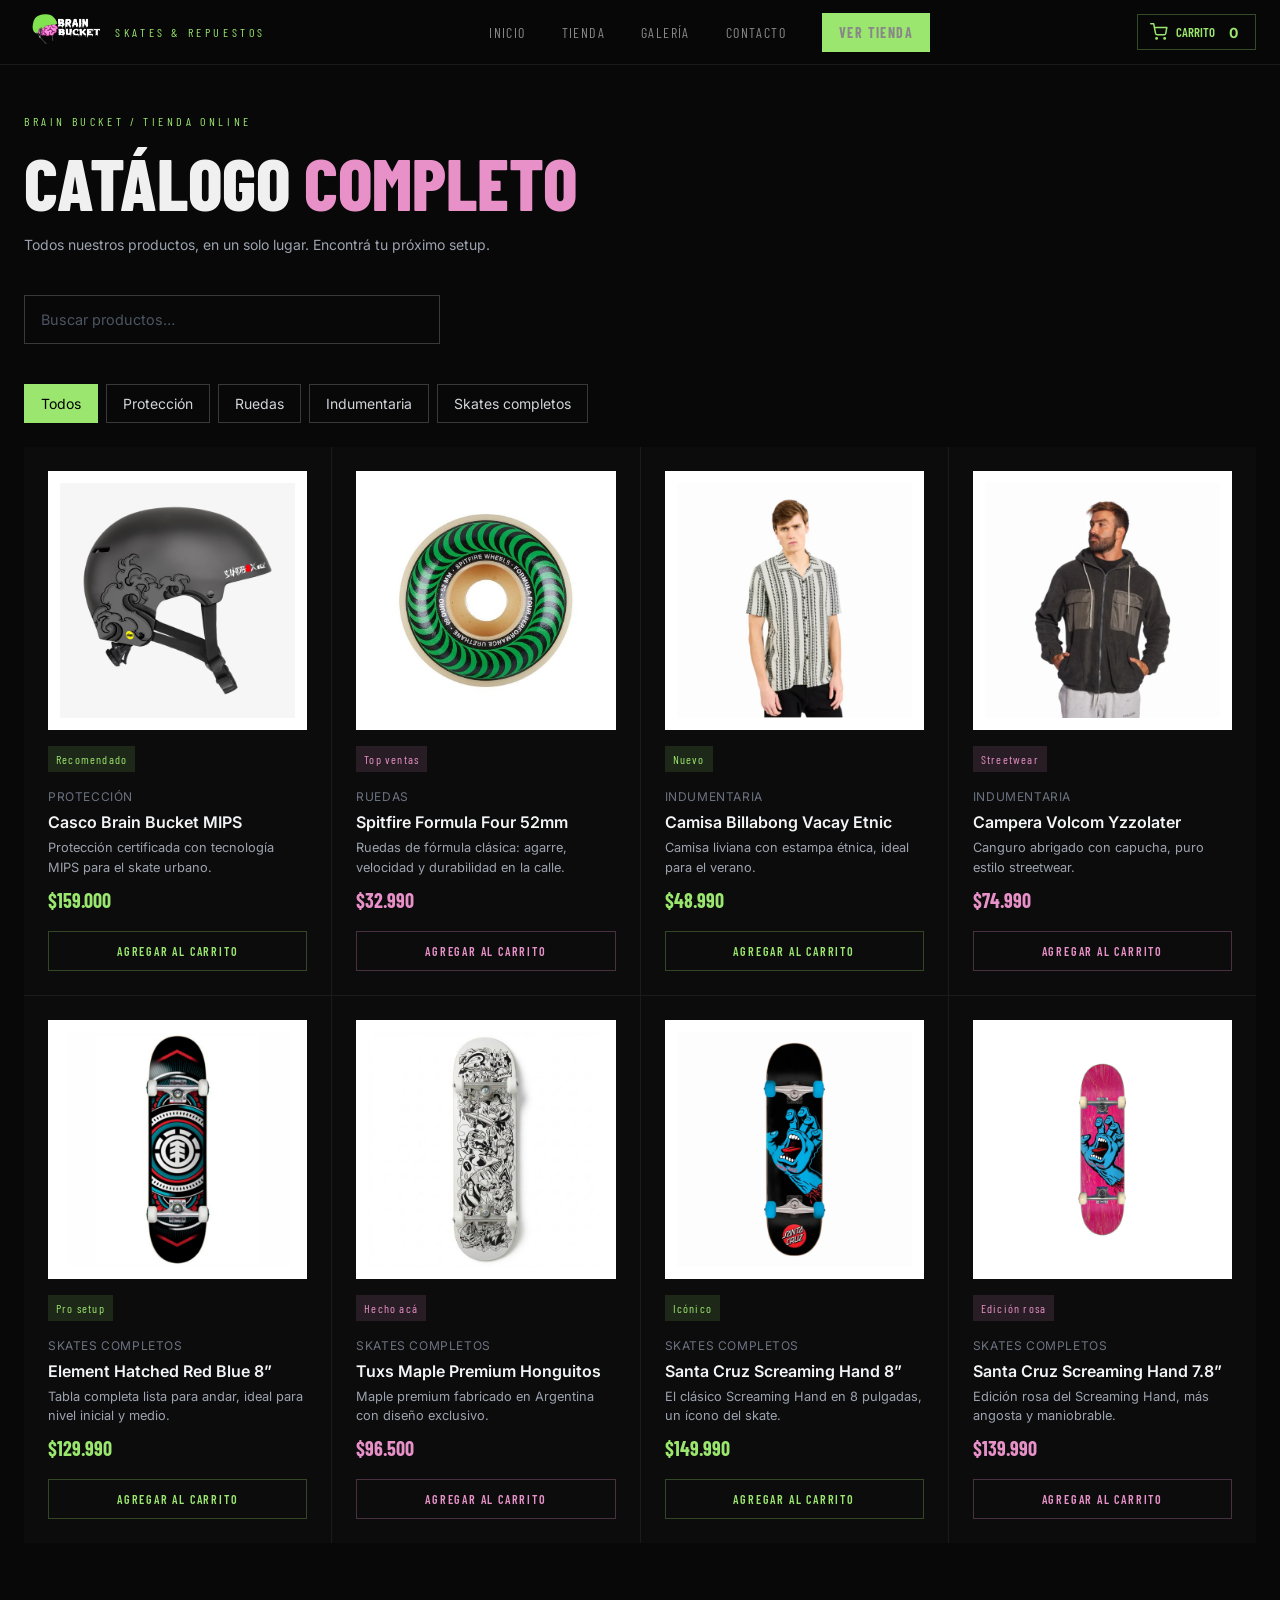
<file: catalogo.html>
﻿<!DOCTYPE html>
<html lang="es">
<head>
  <meta charset="UTF-8">
  <meta name="viewport" content="width=device-width, initial-scale=1.0">
  <title>Catálogo completo — Brain Bucket</title>
  <meta name="description" content="Todos los productos de Brain Bucket en un solo lugar.">
  <link rel="preconnect" href="https://fonts.googleapis.com">
  <link href="https://fonts.googleapis.com/css2?family=Inter:wght@300;400;500;600;700;900&family=Barlow+Condensed:wght@400;600;700;800;900&display=swap" rel="stylesheet">
  <link href="https://fonts.cdnfonts.com/css/melted-monster" rel="stylesheet">
  <link rel="stylesheet" href="styles.css">
</head>
<body>
<header class="top">
  <input type="checkbox" id="menu" class="sr" aria-label="Abrir menú">
  <div class="wrap bar">
    <a class="brand" href="index.html">
      <img src="imagenes/logo-blanco.png" alt="Brain Bucket" height="36">
      <span class="cond">Skates &amp; Repuestos</span>
    </a>
    <nav class="links">
          <a class="cond" href="index.html#inicio">Inicio</a>
          <a class="cond" href="index.html#tienda">Tienda</a>
          <a class="cond" href="index.html#galeria">Galería</a>
          <a class="cond" href="index.html#contacto">Contacto</a>
      <a class="btn btn-green cond nav-cta" href="catalogo.html">Ver Tienda</a>
    </nav>
    <div class="actions">
      <button type="button" class="cart open-cart" aria-label="Abrir carrito">
        <svg viewBox="0 0 24 24" fill="none" stroke="currentColor" stroke-width="2" stroke-linecap="round" stroke-linejoin="round" aria-hidden="true"><circle cx="9" cy="21" r="1"/><circle cx="20" cy="21" r="1"/><path d="M1 1h4l2.68 13.39a2 2 0 0 0 2 1.61h9.72a2 2 0 0 0 2-1.61L23 6H6"/></svg>
        <span class="cond">CARRITO</span> <span class="cart-count">0</span>
      </button>
      <label for="menu" class="burger" aria-label="Abrir menú">☰</label>
    </div>
  </div>
</header>

<main class="catalog wrap">
  <p class="eyebrow cond g">Brain Bucket / Tienda online</p>
  <h1 class="title cond xl">CATÁLOGO <span class="p">COMPLETO</span></h1>
  <p class="text-sm">Todos nuestros productos, en un solo lugar. Encontrá tu próximo setup.</p>

  <div class="search-box">
    <label class="sr" for="buscar">Buscar productos</label>
    <input type="search" id="buscar" placeholder="Buscar productos…" autocomplete="off">
  </div>

  <input class="sr" type="radio" name="cat" id="c-todos" checked>
  <input class="sr" type="radio" name="cat" id="c-proteccion">
  <input class="sr" type="radio" name="cat" id="c-ruedas">
  <input class="sr" type="radio" name="cat" id="c-indumentaria">
  <input class="sr" type="radio" name="cat" id="c-skates-completos">

  <div class="filters" role="group" aria-label="Filtrar por categoría">
    <label for="c-todos">Todos</label>
    <label for="c-proteccion">Protección</label>
    <label for="c-ruedas">Ruedas</label>
    <label for="c-indumentaria">Indumentaria</label>
    <label for="c-skates-completos">Skates completos</label>
  </div>

  <div class="grid">
    <article class="card green" data-cat="Protección">
      <div class="card-img"><img src="imagenes/casco.webp" alt="Casco Brain Bucket MIPS en color verde" loading="lazy"></div>
      <span class="tag cond">Recomendado</span>
      <div class="card-body">
        <p class="cat">Protección</p>
        <h3>Casco Brain Bucket MIPS</h3>
            <p class="desc">Protección certificada con tecnología MIPS para el skate urbano.</p>
        <p class="price cond">$159.000</p>
      </div>
      <button class="card-btn cond add-cart" type="button" aria-label="Agregar Casco Brain Bucket MIPS al carrito">AGREGAR AL CARRITO</button>
    </article>
    <article class="card pink" data-cat="Ruedas">
      <div class="card-img"><img src="imagenes/ruedas.jpg" alt="Set de ruedas Spitfire Formula Four verdes de 52 milímetros" loading="lazy"></div>
      <span class="tag cond">Top ventas</span>
      <div class="card-body">
        <p class="cat">Ruedas</p>
        <h3>Spitfire Formula Four 52mm</h3>
            <p class="desc">Ruedas de fórmula clásica: agarre, velocidad y durabilidad en la calle.</p>
        <p class="price cond">$32.990</p>
      </div>
      <button class="card-btn cond add-cart" type="button" aria-label="Agregar Spitfire Formula Four 52mm al carrito">AGREGAR AL CARRITO</button>
    </article>
    <article class="card green" data-cat="Indumentaria">
      <div class="card-img"><img src="imagenes/camisa.webp" alt="Camisa Billabong Vacay Etnic" loading="lazy"></div>
      <span class="tag cond">Nuevo</span>
      <div class="card-body">
        <p class="cat">Indumentaria</p>
        <h3>Camisa Billabong Vacay Etnic</h3>
            <p class="desc">Camisa liviana con estampa étnica, ideal para el verano.</p>
        <p class="price cond">$48.990</p>
      </div>
      <button class="card-btn cond add-cart" type="button" aria-label="Agregar Camisa Billabong Vacay Etnic al carrito">AGREGAR AL CARRITO</button>
    </article>
    <article class="card pink" data-cat="Indumentaria">
      <div class="card-img"><img src="imagenes/campera.webp" alt="Campera canguro Volcom Yzzolater" loading="lazy"></div>
      <span class="tag cond">Streetwear</span>
      <div class="card-body">
        <p class="cat">Indumentaria</p>
        <h3>Campera Volcom Yzzolater</h3>
            <p class="desc">Canguro abrigado con capucha, puro estilo streetwear.</p>
        <p class="price cond">$74.990</p>
      </div>
      <button class="card-btn cond add-cart" type="button" aria-label="Agregar Campera Volcom Yzzolater al carrito">AGREGAR AL CARRITO</button>
    </article>
    <article class="card green" data-cat="Skates completos">
      <div class="card-img"><img src="imagenes/skate-1.jpg" alt="Skate completo Element Hatched en rojo y azul" loading="lazy"></div>
      <span class="tag cond">Pro setup</span>
      <div class="card-body">
        <p class="cat">Skates completos</p>
        <h3>Element Hatched Red Blue 8”</h3>
            <p class="desc">Tabla completa lista para andar, ideal para nivel inicial y medio.</p>
        <p class="price cond">$129.990</p>
      </div>
      <button class="card-btn cond add-cart" type="button" aria-label="Agregar Element Hatched Red Blue 8” al carrito">AGREGAR AL CARRITO</button>
    </article>
    <article class="card pink" data-cat="Skates completos">
      <div class="card-img"><img src="imagenes/skate-2.jpg" alt="Skate profesional Tuxs Maple Premium diseño Honguitos" loading="lazy"></div>
      <span class="tag cond">Hecho acá</span>
      <div class="card-body">
        <p class="cat">Skates completos</p>
        <h3>Tuxs Maple Premium Honguitos</h3>
            <p class="desc">Maple premium fabricado en Argentina con diseño exclusivo.</p>
        <p class="price cond">$96.500</p>
      </div>
      <button class="card-btn cond add-cart" type="button" aria-label="Agregar Tuxs Maple Premium Honguitos al carrito">AGREGAR AL CARRITO</button>
    </article>
    <article class="card green" data-cat="Skates completos">
      <div class="card-img"><img src="imagenes/skate-3.webp" alt="Skate completo Santa Cruz Screaming Hand de 8 pulgadas" loading="lazy"></div>
      <span class="tag cond">Icónico</span>
      <div class="card-body">
        <p class="cat">Skates completos</p>
        <h3>Santa Cruz Screaming Hand 8”</h3>
            <p class="desc">El clásico Screaming Hand en 8 pulgadas, un ícono del skate.</p>
        <p class="price cond">$149.990</p>
      </div>
      <button class="card-btn cond add-cart" type="button" aria-label="Agregar Santa Cruz Screaming Hand 8” al carrito">AGREGAR AL CARRITO</button>
    </article>
    <article class="card pink" data-cat="Skates completos">
      <div class="card-img"><img src="imagenes/skate-4.webp" alt="Skate completo Santa Cruz Screaming Hand rosa de 7.8 pulgadas" loading="lazy"></div>
      <span class="tag cond">Edición rosa</span>
      <div class="card-body">
        <p class="cat">Skates completos</p>
        <h3>Santa Cruz Screaming Hand 7.8”</h3>
            <p class="desc">Edición rosa del Screaming Hand, más angosta y maniobrable.</p>
        <p class="price cond">$139.990</p>
      </div>
      <button class="card-btn cond add-cart" type="button" aria-label="Agregar Santa Cruz Screaming Hand 7.8” al carrito">AGREGAR AL CARRITO</button>
    </article>
  </div>
</main>
<script src="script.js"></script>
</body>
</html>
</file>
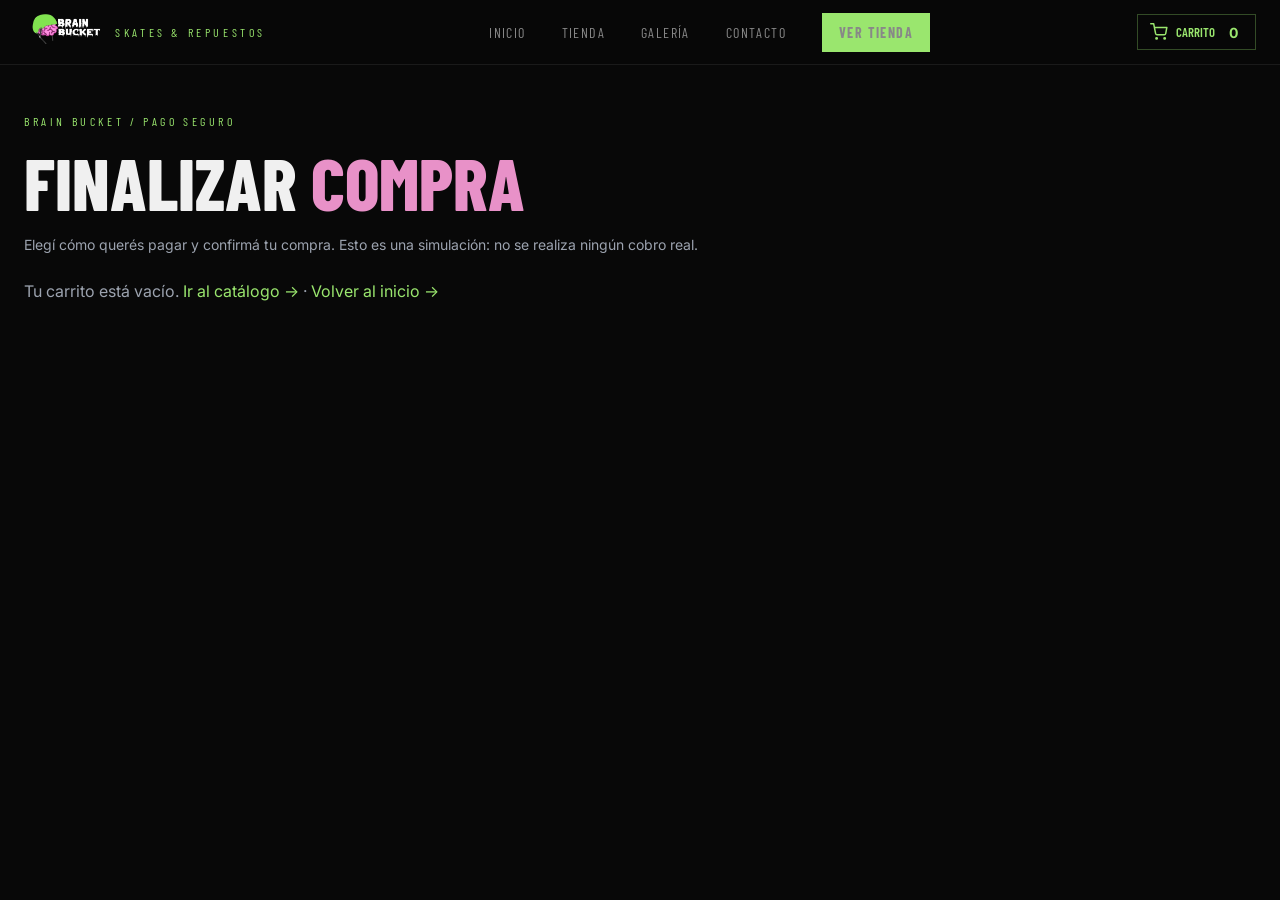
<file: pago.html>
<!DOCTYPE html>
<html lang="es">
<head>
  <meta charset="UTF-8">
  <meta name="viewport" content="width=device-width, initial-scale=1.0">
  <title>Pago — Brain Bucket</title>
  <meta name="description" content="Finalizá tu compra en Brain Bucket. Pago simulado con tarjeta o billetera virtual.">
  <link rel="preconnect" href="https://fonts.googleapis.com">
  <link href="https://fonts.googleapis.com/css2?family=Inter:wght@300;400;500;600;700;900&family=Barlow+Condensed:wght@400;600;700;800;900&display=swap" rel="stylesheet">
  <link href="https://fonts.cdnfonts.com/css/melted-monster" rel="stylesheet">
  <link rel="stylesheet" href="styles.css">
</head>
<body>
<header class="top">
  <input type="checkbox" id="menu" class="sr" aria-label="Abrir menú">
  <div class="wrap bar">
    <a class="brand" href="index.html">
      <img src="imagenes/logo-blanco.png" alt="Brain Bucket" height="36">
      <span class="cond">Skates &amp; Repuestos</span>
    </a>
    <nav class="links">
          <a class="cond" href="index.html#inicio">Inicio</a>
          <a class="cond" href="index.html#tienda">Tienda</a>
          <a class="cond" href="index.html#galeria">Galería</a>
          <a class="cond" href="index.html#contacto">Contacto</a>
      <a class="btn btn-green cond nav-cta" href="catalogo.html">Ver Tienda</a>
    </nav>
    <div class="actions">
      <button type="button" class="cart open-cart" aria-label="Abrir carrito">
        <svg viewBox="0 0 24 24" fill="none" stroke="currentColor" stroke-width="2" stroke-linecap="round" stroke-linejoin="round" aria-hidden="true"><circle cx="9" cy="21" r="1"/><circle cx="20" cy="21" r="1"/><path d="M1 1h4l2.68 13.39a2 2 0 0 0 2 1.61h9.72a2 2 0 0 0 2-1.61L23 6H6"/></svg>
        <span class="cond">CARRITO</span> <span class="cart-count">0</span>
      </button>
      <label for="menu" class="burger" aria-label="Abrir menú">☰</label>
    </div>
  </div>
</header>

<main class="catalog wrap" id="checkout">
  <div class="checkout-head">
    <p class="eyebrow cond g">Brain Bucket / Pago seguro</p>
    <h1 class="title cond xl">FINALIZAR <span class="p">COMPRA</span></h1>
    <p class="text-sm">Elegí cómo querés pagar y confirmá tu compra. Esto es una simulación: no se realiza ningún cobro real.</p>
  </div>

  <p id="empty-cart" class="cart-empty" hidden>Tu carrito está vacío. <a class="g" href="catalogo.html">Ir al catálogo →</a> · <a class="g" href="index.html">Volver al inicio →</a></p>

  <div class="checkout-grid">
    <form id="pay-form" class="pay-box" novalidate>
      <h2 class="cond">¿CÓMO QUERÉS <span class="g">PAGAR</span>?</h2>

      <label class="pay-option">
        <input type="radio" name="pay" value="tarjeta" required>
        <span><strong>Tarjeta de crédito / débito</strong><small>Visa, Mastercard, Amex</small></span>
      </label>
      <div id="tarjeta-fields" class="pay-fields" hidden>
        <label>Número de tarjeta
          <input type="text" inputmode="numeric" placeholder="0000 0000 0000 0000" pattern="[\d ]{12,23}">
        </label>
        <label>Nombre del titular
          <input type="text" placeholder="Como figura en la tarjeta">
        </label>
        <div class="row2">
          <label>Vencimiento
            <input type="text" placeholder="MM/AA" pattern="\d{2}/\d{2}">
          </label>
          <label>CVV
            <input type="text" inputmode="numeric" placeholder="123" pattern="\d{3,4}">
          </label>
        </div>
      </div>

      <label class="pay-option">
        <input type="radio" name="pay" value="billetera" required>
        <span><strong>Billetera virtual</strong><small>Mercado Pago, Ualá, MODO</small></span>
      </label>
      <div id="billetera-fields" class="pay-fields" hidden>
        <label>Billetera
          <select>
            <option value="">Elegí tu billetera</option>
            <option>Mercado Pago</option>
            <option>Ualá</option>
            <option>MODO</option>
          </select>
        </label>
        <label>Email o alias de la cuenta
          <input type="text" placeholder="tu@email.com">
        </label>
      </div>

      <button class="btn btn-green cond block" type="submit">PAGAR AHORA</button>
      <a class="btn btn-outline cond block back-home" href="index.html">VOLVER AL INICIO</a>
    </form>

    <aside class="summary">
      <h2 class="cond">RESUMEN DE <span class="p">COMPRA</span></h2>
      <div id="summary-items"></div>
      <div class="cart-total"><span>Total</span><strong class="cond g" id="summary-total"></strong></div>
      <a class="back-link cond" href="catalogo.html">← Seguir comprando</a>
    </aside>
  </div>

  <section id="success" class="success" hidden>
    <div class="success-check" aria-hidden="true">✓</div>
    <h2 class="title cond">¡COMPRA <span class="g">REALIZADA!</span></h2>
    <p class="text">Tu pago con <strong id="success-method"></strong> se procesó con éxito. Gracias por comprar en Brain Bucket.</p>
    <div class="summary success-summary">
      <h3 class="cond">Resumen de tu compra</h3>
      <div id="success-items"></div>
      <div class="cart-total"><span>Total pagado</span><strong class="cond g" id="success-total"></strong></div>
    </div>
    <div class="hero-btns center-flex">
      <a class="btn btn-green cond" href="catalogo.html">SEGUIR COMPRANDO</a>
      <a class="btn btn-outline cond" href="index.html">VOLVER AL INICIO</a>
    </div>
  </section>
</main>
<script src="script.js"></script>
</body>
</html>
</file>
<file: styles.css>
/* ===== Brain Bucket — estilos (mobile first) ===== */
:root {
  /* Colores */
  --green: #9ae66e;  /* color principal */
  --pink: #e891c8;   /* color secundario */
  --bg: #080808;     /* color de fondo */
  --fg: #f0f0f0;     /* color de texto */
  --border: rgba(255, 255, 255, 0.08);
  --muted: #888;
  /* Tipografías */
  --font-main: "Inter", sans-serif;
  --font-cond: "Barlow Condensed", sans-serif;
  --font-title: "Melted Monster", "Barlow Condensed", sans-serif;
  /* Espaciados */
  --space-xs: 0.5rem;
  --space-sm: 1rem;
  --space-md: 1.5rem;
  --space-lg: 2.5rem;
  --space-xl: 4rem;
  --space-section: 7rem;
}

* { box-sizing: border-box; margin: 0; padding: 0; }
html { scroll-behavior: smooth; }
body { font-family: var(--font-main); background: var(--bg); color: var(--fg); line-height: 1.5; }
a { color: inherit; text-decoration: none; }
img { display: block; max-width: 100%; }
ul { list-style: none; }
[hidden] { display: none !important; }
section[id] { scroll-margin-top: 5rem; }
:focus-visible { outline: 2px solid var(--green); outline-offset: 4px; }

.wrap { max-width: 80rem; margin: 0 auto; padding: 0 var(--space-md); }
.narrow { max-width: 56rem; }
.center { text-align: center; }
.cond { font-family: var(--font-cond); }
.g { color: var(--green); }
.p { color: var(--pink); }
.sr { position: absolute; width: 1px; height: 1px; overflow: hidden; clip: rect(0 0 0 0); }

/* ----- Textos reutilizables ----- */
.eyebrow { font-size: 0.75rem; letter-spacing: 0.3em; text-transform: uppercase; margin-bottom: var(--space-sm); }
.title { font-size: 3rem; font-weight: 800; line-height: 1; color: var(--fg); }
.title.sm { font-size: 2.25rem; margin-bottom: 1.5rem; }
.title.xl { font-size: 3rem; }
.title.mb { margin-bottom: 4rem; }
.text { color: #9ca3af; line-height: 1.7; margin: var(--space-md) 0; }
.text-sm { color: #9ca3af; font-size: 0.875rem; }
.melted { font-family: var(--font-title); font-weight: 400; }

/* ----- Botones ----- */
.btn { display: inline-block; padding: var(--space-sm) 2rem; font-size: 0.875rem; font-weight: 700; letter-spacing: 0.15em; text-transform: uppercase; background: none; border: 1px solid transparent; cursor: pointer; transition: opacity 0.2s, transform 0.2s; }
.btn:hover { opacity: 0.85; }
.btn:active { transform: scale(0.96); }
.btn-green { background: var(--green); color: #080808; }
.btn-outline { border-color: rgba(255, 255, 255, 0.2); color: var(--fg); }
.btn-outline-pink { border-color: rgba(232, 145, 200, 0.27); color: var(--pink); }
.btn-outline-green { border-color: var(--green); color: var(--green); padding: 0.6rem 1.25rem; font-size: 0.75rem; }
.bg-pink { background: var(--pink); color: #080808; }
.bg-yt { background: #f00; color: #fff; }
.block { display: block; width: 100%; }

/* ----- Header ----- */
.top { position: fixed; inset: 0 0 auto 0; z-index: 50; background: rgba(8, 8, 8, 0.92); backdrop-filter: blur(16px); border-bottom: 1px solid var(--border); }
.bar { height: 4rem; display: flex; align-items: center; justify-content: space-between; }
.brand { display: flex; align-items: center; gap: 0.75rem; }
.brand img { height: 2.25rem; width: auto; }
.brand span { display: none; color: var(--green); font-size: 0.75rem; letter-spacing: 0.3em; text-transform: uppercase; }
.links { display: none; }
.links a.cond { padding: 0.5rem 1rem; font-size: 0.875rem; letter-spacing: 0.1em; text-transform: uppercase; color: var(--muted); transition: color 0.2s; }
.links a.cond:hover { color: var(--green); }
.links .nav-cta { margin-left: 1rem; padding: 0.5rem 1.25rem; color: #080808; }
.links .nav-cta:hover { color: #080808; }
.actions { display: flex; align-items: center; gap: 0.5rem; }
.cart { display: flex; align-items: center; gap: 0.5rem; padding: 0.5rem 0.75rem; border: 1px solid rgba(154, 230, 110, 0.3); color: var(--green); font-size: 0.8rem; font-weight: 600; background: none; font-family: inherit; cursor: pointer; transition: background 0.2s; }
.cart svg { width: 1.1rem; height: 1.1rem; flex: none; }
.cart-count { min-width: 1.25rem; text-align: center; font-size: 0.875rem; font-weight: 700; }
.cart:hover { background: rgba(154, 230, 110, 0.1); }
.cart .cond { display: none; }
.burger { padding: 0.25rem 0.5rem; font-size: 1.5rem; color: var(--green); cursor: pointer; }
#menu:checked ~ .bar .links { display: flex; flex-direction: column; position: absolute; top: 4rem; left: 0; right: 0; padding: 1rem 1.5rem; background: #0d0d0d; border-bottom: 1px solid var(--border); }
#menu:checked ~ .bar .links a.cond { padding: 0.75rem 0; border-bottom: 1px solid var(--border); color: #ccc; }
#menu:checked ~ .bar .links .nav-cta { margin: 1rem 0 0; text-align: center; }
#menu:focus-visible ~ .bar .burger { outline: 2px solid var(--green); }

/* ----- Hero ----- */
.hero { position: relative; min-height: 100vh; display: flex; flex-direction: column; justify-content: center; padding-top: 4rem; overflow: hidden;
  background: linear-gradient(to right, rgba(8, 8, 8, 0.95) 45%, rgba(8, 8, 8, 0.5) 100%), var(--hero) center 30% / cover #171717; }
.hero::before { content: ""; position: absolute; inset: 0 auto 0 0; width: 4px; background: linear-gradient(to bottom, transparent, var(--green), var(--pink), transparent); }
.hero::after { content: ""; position: absolute; inset: auto 0 0 0; height: 8rem; background: linear-gradient(to top, #080808, transparent); }
.hero-in { position: relative; width: 100%; z-index: 1; padding-top: 6rem; padding-bottom: 6rem; }
.hero .eyebrow { letter-spacing: 0.35em; margin-bottom: 1.5rem; }
.hero h1 { font-size: 4.5rem; line-height: 1; margin-bottom: 1.5rem; max-width: 42rem; color: var(--pink); }
.hero h1 span { display: block; color: var(--green); }
.lead { font-size: 1.125rem; color: #9ca3af; max-width: 28rem; margin-bottom: 2.5rem; line-height: 1.7; }
.hero-btns { display: flex; flex-wrap: wrap; gap: 1rem; }
.center-flex { justify-content: center; }

/* ----- Estadísticas ----- */
.stats { background: #0f0f0f; border-block: 1px solid var(--border); }
.stats-grid { display: grid; grid-template-columns: repeat(2, 1fr); }
.stat { display: flex; flex-direction: column; align-items: center; gap: 0.5rem; padding: 2rem 1rem; text-align: center; border-left: 1px solid var(--border); }
.stat:nth-child(odd) { border-left: 0; }
.stat:nth-child(n+3) { border-top: 1px solid var(--border); }
.stat strong { font-size: 1.875rem; color: var(--fg); letter-spacing: -0.02em; }
.stat small { font-size: 0.75rem; color: #666; letter-spacing: 0.05em; }

/* ----- Secciones ----- */
.section { padding: var(--space-section) 0; overflow: hidden; }
.section.alt { background: #0c0c0c; }
.section.dark { background: #0a0a0a; }
.two-col { display: grid; gap: var(--space-xl); align-items: center; }
.two-col.top-align { align-items: start; }
.facts { display: flex; flex-wrap: wrap; gap: 2rem; }
.facts strong { display: block; font-size: 1.875rem; }
.facts small { font-size: 0.75rem; color: #6b7280; }
.about-imgs { display: grid; grid-template-columns: 3fr 2fr; grid-template-rows: 1fr auto; gap: 0.75rem; height: 480px; }
.about-imgs .big { grid-row: 1 / 3; }
.ph { overflow: hidden; background: #171717; }
.ph img { width: 100%; height: 100%; object-fit: cover; transition: transform 0.7s; }
.ph:hover img { transform: scale(1.05); }
.badge { display: flex; flex-direction: column; justify-content: center; background: var(--green); color: #080808; padding: 1rem; }
.badge p { font-size: 0.75rem; font-weight: 700; letter-spacing: 0.05em; }

/* ----- Productos ----- */
.head-row { display: flex; flex-direction: column; gap: 1.5rem; margin-bottom: 4rem; }
.link-more { font-size: 0.875rem; letter-spacing: 0.1em; }
.grid { display: grid; grid-template-columns: 1fr; gap: 1px; background: var(--border); }
.card { --c: var(--green); display: flex; flex-direction: column; gap: var(--space-sm); padding: var(--space-md); background: #0c0c0c; transition: background 0.2s; }
.card.pink { --c: var(--pink); }
.card:hover { background: #141414; }
.card-img { aspect-ratio: 1; background: #fff; overflow: hidden; }
.card-img img { width: 100%; height: 100%; object-fit: contain; padding: 0.75rem; transition: transform 0.5s; }
.card:hover .card-img img { transform: scale(1.05); }
.tag { align-self: flex-start; padding: 0.25rem 0.5rem; font-size: 0.75rem; letter-spacing: 0.1em; color: var(--c); background: color-mix(in srgb, var(--c) 13%, transparent); }
.card-body { flex: 1; }
.cat { font-size: 0.75rem; color: #6b7280; text-transform: uppercase; letter-spacing: 0.05em; margin-bottom: 0.25rem; }
.card h3 { font-size: 1rem; font-weight: 600; color: #f3f4f6; margin-bottom: 0.25rem; }
.card .desc { font-size: 0.8rem; color: #9ca3af; line-height: 1.5; margin-bottom: var(--space-xs); }
.price { font-size: 1.25rem; font-weight: 700; color: var(--c); }
.card-btn { display: block; width: 100%; padding: 0.75rem; text-align: center; font-size: 0.75rem; font-weight: 600; letter-spacing: 0.15em; color: var(--c); background: none; border: 1px solid color-mix(in srgb, var(--c) 27%, transparent); cursor: pointer; transition: background 0.2s, color 0.2s; }
.card-btn:hover { background: var(--c); color: #080808; }

/* ----- Galería ----- */
.center .title { margin-bottom: 4rem; }
.gallery { display: grid; grid-template-columns: repeat(2, 1fr); gap: 0.75rem; margin-bottom: 2.5rem; }
.gallery .ph { aspect-ratio: 1; cursor: pointer; }
.gallery .tall { grid-row: span 2; aspect-ratio: auto; min-height: 400px; }
.gallery .ph:hover img { filter: brightness(1.1); }

/* ----- Curiosidades ----- */
.facts-grid { display: grid; gap: 1px; background: var(--border); }
.facts-grid article { padding: 2.5rem; background: #0a0a0a; transition: background 0.2s; }
.facts-grid article:hover { background: #121212; }
.facts-grid h3 { font-size: 1.25rem; font-weight: 700; letter-spacing: 0.02em; margin-bottom: 1rem; }
.facts-grid p { color: #9ca3af; font-size: 0.875rem; line-height: 1.7; }
.highlight { display: flex; flex-direction: column; align-items: center; justify-content: space-between; gap: 2rem; margin-top: 1px; padding: 2.5rem; background: var(--green); color: #080808; }
.highlight p:last-child { font-size: 1.125rem; font-weight: 600; opacity: 0.7; }
.big-num { font-size: 3.75rem; font-weight: 900; line-height: 1; margin-bottom: 0.5rem; }
.highlight img { height: 5rem; width: auto; opacity: 0.8; }

/* ----- Redes ----- */
.social { padding: 5rem 0; background: linear-gradient(rgba(8, 8, 8, 0.85), rgba(8, 8, 8, 0.85)), linear-gradient(135deg, rgba(232, 145, 200, 0.1), transparent 60%, rgba(154, 230, 110, 0.1)), var(--bg-img) center / cover; }
.social .text { max-width: 36rem; margin: 0 auto 2.5rem; }
.social .btn { padding: 0.75rem 1.5rem; letter-spacing: 0.12em; }
.external { display: flex; flex-direction: column; align-items: center; justify-content: space-between; gap: 1rem; margin-top: 3rem; padding: 1.5rem; text-align: left; border: 1px solid rgba(154, 230, 110, 0.2); background: rgba(154, 230, 110, 0.05); }
.external small { font-size: 0.75rem; color: #6b7280; text-transform: uppercase; letter-spacing: 0.05em; }

/* ----- Contacto ----- */
.info div { display: flex; gap: 1rem; padding-bottom: 1rem; margin-bottom: 1rem; border-bottom: 1px solid var(--border); }
.info dt { width: 6rem; padding-top: 2px; font-size: 0.75rem; color: #6b7280; text-transform: uppercase; letter-spacing: 0.05em; }
.info dd { color: #e5e7eb; }
.form { display: grid; gap: 1rem; }
.row2 { display: grid; grid-template-columns: 1fr 1fr; gap: 1rem; }
.form label { display: block; margin-bottom: 0.5rem; font-size: 0.75rem; color: #6b7280; text-transform: uppercase; letter-spacing: 0.05em; }
.form input, .form textarea, .news input { width: 100%; padding: 0.75rem 1rem; font: inherit; font-size: 0.875rem; color: #e5e7eb; background: transparent; border: 1px solid var(--border); transition: border-color 0.2s; }
.form textarea { resize: none; }
.form input:focus, .form textarea:focus, .news input:focus { outline: none; border-color: var(--green); }
::placeholder { color: #4b5563; }

/* ----- Footer ----- */
.footer { background: #060606; border-top: 1px solid var(--border); }
.foot-grid { display: grid; grid-template-columns: 1fr 1fr; gap: 3rem; padding-top: 4rem; padding-bottom: 4rem; }
.foot-brand { grid-column: span 2; }
.foot-brand img { height: 3rem; width: auto; margin-bottom: 1rem; }
.footer p, .footer li a { font-size: 0.875rem; color: #6b7280; }
.footer li { margin-bottom: 0.75rem; }
.footer li a:hover { color: #e5e7eb; }
.footer h4 { margin-bottom: 1.25rem; font-size: 0.75rem; font-weight: 400; letter-spacing: 0.2em; text-transform: uppercase; }
.foot-brand p { margin: 0 0 1.5rem; }
.social-ico { display: flex; gap: 0.75rem; }
.social-ico a { width: 2.25rem; height: 2.25rem; display: flex; align-items: center; justify-content: center; font-size: 0.7rem; font-weight: 700; color: #666; border: 1px solid var(--border); transition: color 0.2s, border-color 0.2s; }
.social-ico a:hover { color: var(--green); border-color: var(--green); }
.news { display: flex; flex-direction: column; gap: 0.5rem; margin-top: 1rem; }
.news .btn { padding: 0.5rem; font-size: 0.75rem; letter-spacing: 0.12em; }
.foot-bottom { border-top: 1px solid var(--border); padding: 1.5rem 0; font-size: 0.75rem; color: #4b5563; }
.student { display: flex; flex-wrap: wrap; align-items: center; gap: 1rem; margin-bottom: 1rem; }
.student strong { color: #9ca3af; }
.student > .cond { font-weight: 600; letter-spacing: 0.1em; }
.student em { margin-left: auto; letter-spacing: 0.1em; }
.legal { font-size: 0.75rem !important; color: #374151 !important; }

/* ----- Catálogo ----- */
.catalog { padding-top: 7rem; padding-bottom: 5rem; }
.catalog .title { margin-bottom: 1rem; }
.filters { display: flex; flex-wrap: wrap; gap: 0.5rem; margin: 2.5rem 0 1.5rem; }
.filters label { padding: 0.5rem 1rem; font-size: 0.875rem; color: #d1d5db; border: 1px solid rgba(255, 255, 255, 0.2); cursor: pointer; transition: background 0.2s; }
.filters label:hover { background: rgba(255, 255, 255, 0.05); }
input:focus-visible ~ .filters { outline: none; }

/* ===== Responsive ===== */
@media (min-width: 640px) {
  .grid { grid-template-columns: repeat(2, 1fr); }
  .links, #menu:checked ~ .bar .links { display: flex; flex-direction: row; position: static; padding: 0; background: none; border: 0; align-items: center; gap: 0.25rem; }
  #menu:checked ~ .bar .links a.cond { padding: 0.5rem 1rem; border: 0; color: var(--muted); }
  #menu:checked ~ .bar .links .nav-cta { margin: 0 0 0 1rem; color: #080808; }
  .burger { display: none; }
}
@media (min-width: 768px) {
  .hero h1 { font-size: 8rem; }
  .lead { font-size: 1.25rem; }
  .title, .title.xl { font-size: 3.75rem; }
  .title.sm { font-size: 3rem; }
  .catalog .title.xl { font-size: 4.5rem; }
  .stats-grid { grid-template-columns: repeat(4, 1fr); }
  .stat:nth-child(n+3) { border-top: 0; }
  .stat:nth-child(odd) { border-left: 1px solid var(--border); }
  .stat:first-child { border-left: 0; }
  .two-col { grid-template-columns: 1fr 1fr; gap: 4rem; }
  .head-row { flex-direction: row; align-items: flex-end; justify-content: space-between; }
  .gallery { grid-template-columns: repeat(3, 1fr); grid-auto-rows: 16rem; }
  .gallery .ph, .gallery .tall { aspect-ratio: auto; min-height: 0; }
  .gallery .ph:last-child { grid-column: span 2; }
  .facts-grid { grid-template-columns: repeat(3, 1fr); }
  .highlight { flex-direction: row; padding: 4rem; }
  .big-num { font-size: 6rem; }
  .highlight img { height: 7rem; }
  .external { flex-direction: row; }
  .foot-grid { grid-template-columns: repeat(4, 1fr); }
  .foot-brand { grid-column: span 1; }
  .foot-bottom .wrap { display: block; }
  .legal { margin-top: 0.5rem; }
}
@media (min-width: 1024px) {
  .brand span { display: inline; }
  .grid { grid-template-columns: repeat(4, 1fr); }
  .cart .cond { display: inline; }
  .filters { margin-top: 2.5rem; }
}

/* ── Filtro de categorías del catálogo (solo CSS, con radio buttons) ── */
#c-todos:checked ~ .filters label[for="c-todos"] { background: var(--green); border-color: var(--green); color: #000; }
#c-proteccion:checked ~ .filters label[for="c-proteccion"] { background: var(--green); border-color: var(--green); color: #000; }
#c-proteccion:checked ~ .grid .card:not([data-cat="Protección"]) { display: none; }
#c-ruedas:checked ~ .filters label[for="c-ruedas"] { background: var(--green); border-color: var(--green); color: #000; }
#c-ruedas:checked ~ .grid .card:not([data-cat="Ruedas"]) { display: none; }
#c-indumentaria:checked ~ .filters label[for="c-indumentaria"] { background: var(--green); border-color: var(--green); color: #000; }
#c-indumentaria:checked ~ .grid .card:not([data-cat="Indumentaria"]) { display: none; }
#c-skates-completos:checked ~ .filters label[for="c-skates-completos"] { background: var(--green); border-color: var(--green); color: #000; }
#c-skates-completos:checked ~ .grid .card:not([data-cat="Skates completos"]) { display: none; }

/* ── Buscador del catálogo ── */
.search-box { margin-top: 2.5rem; }
.search-box input { width: 100%; max-width: 26rem; padding: 0.8rem 1rem; font: inherit; font-size: 0.9rem; color: #e5e7eb; background: transparent; border: 1px solid rgba(255, 255, 255, 0.2); transition: border-color 0.2s; }
.search-box input:focus { outline: none; border-color: var(--green); }

/* ── Diálogo del carrito ── */
#cart-dialog { width: min(92vw, 30rem); margin: auto; padding: 1.5rem; background: #101010; color: var(--fg); border: 1px solid var(--border); }
#cart-dialog::backdrop { background: rgba(0, 0, 0, 0.72); backdrop-filter: blur(4px); }
.cart-head { display: flex; justify-content: space-between; align-items: center; margin-bottom: 1rem; }
.cart-head h2 { font-size: 1.75rem; font-weight: 800; }
.cart-close, .rm { background: none; border: 0; padding: 0.25rem; color: #888; font-size: 1rem; cursor: pointer; transition: color 0.2s; }
.cart-close:hover, .rm:hover { color: var(--pink); }
.cart-added { margin-bottom: 1rem; padding: 0.6rem 0.75rem; font-size: 0.85rem; color: var(--green); border: 1px solid rgba(154, 230, 110, 0.25); background: rgba(154, 230, 110, 0.07); }
.cart-items { max-height: 45vh; overflow: auto; display: grid; gap: 0.75rem; }
.cart-item { display: flex; align-items: center; gap: 0.75rem; padding-bottom: 0.75rem; border-bottom: 1px solid var(--border); }
.cart-item img { width: 3rem; height: 3rem; object-fit: contain; background: #fff; flex: none; }
.cart-item-info { flex: 1; min-width: 0; }
.cart-item-info p { font-size: 0.85rem; }
.cart-item-info small { color: #6b7280; }
.qty { display: flex; align-items: center; gap: 0.4rem; }
.qty button { width: 1.5rem; height: 1.5rem; background: none; border: 1px solid var(--border); color: var(--fg); cursor: pointer; transition: border-color 0.2s, color 0.2s; }
.qty button:hover { border-color: var(--green); color: var(--green); }
.cart-empty { color: #9ca3af; padding: 1.5rem 0; }
.cart-total { display: flex; justify-content: space-between; align-items: center; margin-top: 1rem; padding-top: 1rem; border-top: 1px solid var(--border); }
.cart-total strong { font-size: 1.5rem; }
.cart-actions { display: grid; grid-template-columns: 1fr 1fr; gap: 0.75rem; margin-top: 1.25rem; }
.cart-actions .btn { padding: 0.9rem 0.5rem; text-align: center; font-size: 0.8rem; }
.cart-pay.disabled { opacity: 0.4; pointer-events: none; }

/* ── Checkout (pago.html) ── */
.checkout-grid { display: grid; gap: 2.5rem; margin-top: 2.5rem; }
.pay-box, .summary { border: 1px solid var(--border); background: #0c0c0c; padding: 2rem; }
.pay-box h2, .summary h2 { font-size: 1.75rem; font-weight: 800; margin-bottom: 1.5rem; }
.pay-option { display: flex; gap: 0.75rem; align-items: flex-start; padding: 1rem; margin-bottom: 0.75rem; border: 1px solid var(--border); cursor: pointer; transition: border-color 0.2s, background 0.2s; }
.pay-option:hover { border-color: var(--green); }
.pay-option:has(input:checked) { border-color: var(--green); background: rgba(154, 230, 110, 0.05); }
.pay-option input { accent-color: var(--green); margin-top: 0.2rem; }
.pay-option strong { display: block; color: var(--fg); }
.pay-option small { color: #6b7280; }
.pay-fields { display: grid; gap: 1rem; padding: 1rem; margin-bottom: 0.75rem; border: 1px dashed var(--border); }
.pay-fields label { font-size: 0.75rem; color: #6b7280; text-transform: uppercase; letter-spacing: 0.05em; }
.pay-fields input, .pay-fields select { width: 100%; margin-top: 0.4rem; padding: 0.7rem 0.9rem; font: inherit; font-size: 0.875rem; color: #e5e7eb; background: #080808; border: 1px solid var(--border); transition: border-color 0.2s; }
.pay-fields input:focus, .pay-fields select:focus { outline: none; border-color: var(--green); }
#pay-form .btn { margin-top: 1rem; }
#pay-form .back-home { margin-top: 0.75rem; text-align: center; }
.sum-item { display: flex; align-items: center; gap: 0.75rem; padding: 0.75rem 0; border-bottom: 1px solid var(--border); }
.sum-item img { width: 2.75rem; height: 2.75rem; object-fit: contain; background: #fff; flex: none; }
.sum-item div { flex: 1; min-width: 0; }
.sum-item p { font-size: 0.85rem; color: #e5e7eb; }
.sum-item small { color: #6b7280; }
.back-link { display: inline-block; margin-top: 1.25rem; font-size: 0.85rem; color: var(--green); letter-spacing: 0.1em; }

/* ── Compra realizada ── */
.success { max-width: 38rem; margin: 2rem auto 0; text-align: center; }
.success-check { width: 4.5rem; height: 4.5rem; margin: 0 auto 1.5rem; display: flex; align-items: center; justify-content: center; font-size: 2.25rem; font-weight: 700; color: #080808; background: var(--green); border-radius: 50%; }
.success .title { margin-bottom: 1rem; }
.success .text strong { color: var(--green); }
.success-summary { margin: 2rem 0; text-align: left; }
.success-summary h3 { font-size: 1.1rem; letter-spacing: 0.05em; margin-bottom: 0.5rem; color: var(--fg); }

/* ── Mensajes de confirmación de formularios ── */
.form-ok { margin-top: 0.5rem; padding: 0.6rem 0.75rem; font-size: 0.85rem; color: var(--green); border: 1px solid rgba(154, 230, 110, 0.25); background: rgba(154, 230, 110, 0.07); }

@media (min-width: 768px) {
  .checkout-grid { grid-template-columns: 3fr 2fr; align-items: start; }
}
</file>
